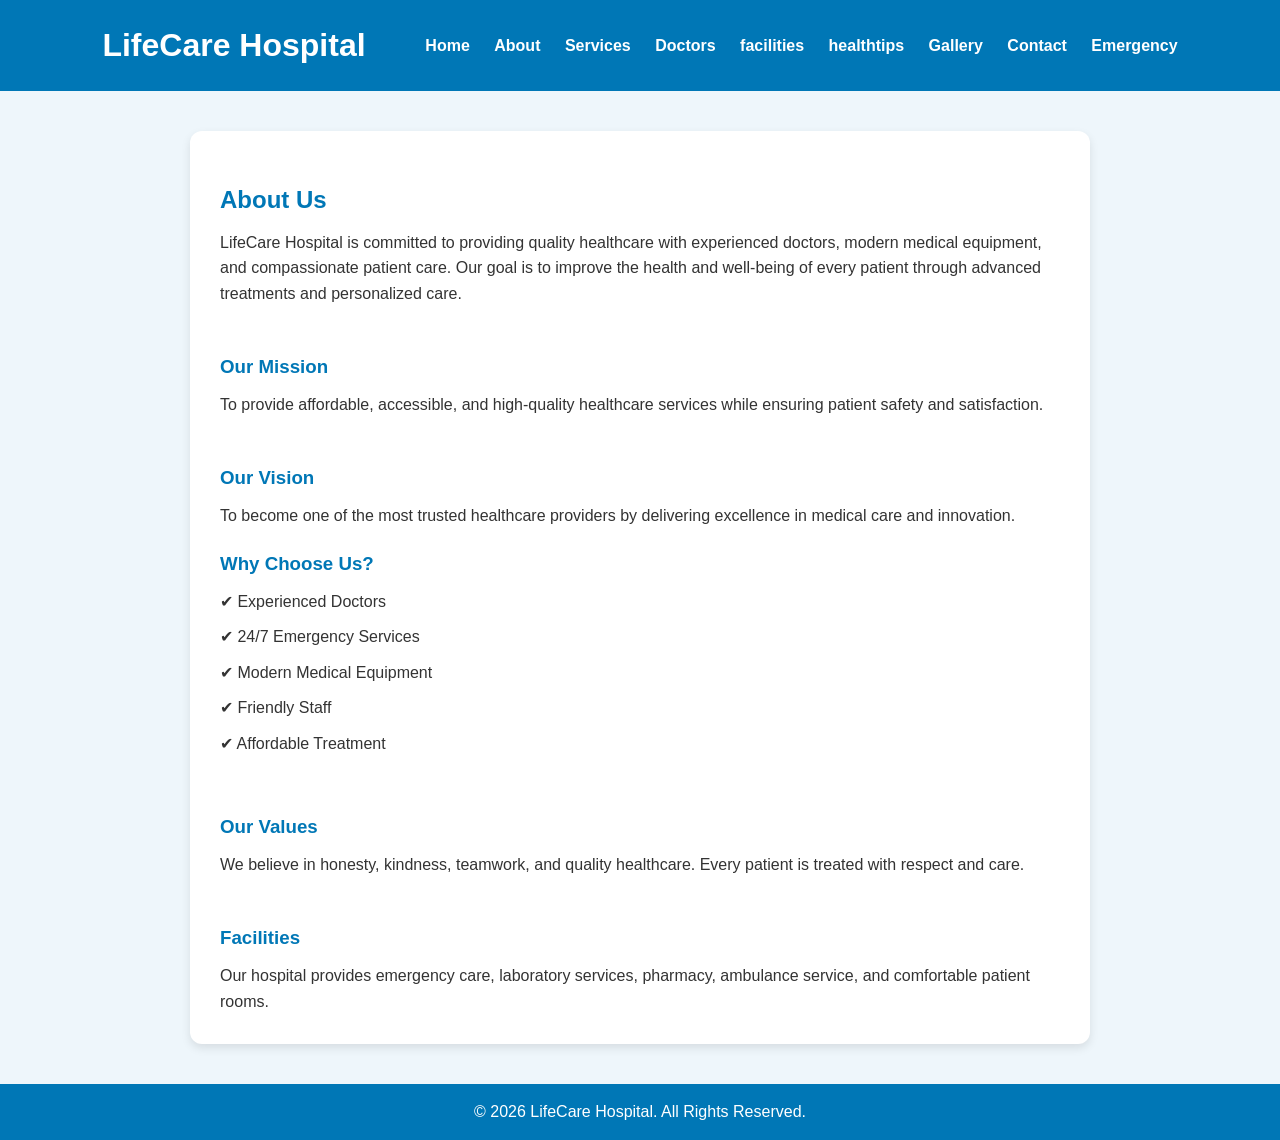
<file: about.html>
<!DOCTYPE html>
<html lang="en">
<head>
    <meta charset="UTF-8">
    <meta name="description" content="About LifeCare Hospital">
    <meta name="viewport" content="width=device-width, initial-scale=1.0">
    <title>About | LifeCare Hospital</title>
    <link rel="stylesheet" href="css/style.css">
</head>
<body>

<header>
    <h1>LifeCare Hospital</h1>

    <nav>
        <a href="index.html">Home</a>
        <a href="about.html">About</a>
        <a href="services.html">Services</a>
        <a href="doctors.html">Doctors</a>
        <a href="facilities.html">facilities</a>
        <a href="healthtips.html">healthtips</a>
        <a href="gallery.html">Gallery</a>
        <a href="contact.html">Contact</a>
        <a href="emergency.html">Emergency</a>
    </nav>
</header>

<section class="welcome">
    <h2>About Us</h2>

    <p>
        LifeCare Hospital is committed to providing quality healthcare with
        experienced doctors, modern medical equipment, and compassionate patient care.
        Our goal is to improve the health and well-being of every patient through
        advanced treatments and personalized care.
    </p>

    <br>

    <h3>Our Mission</h3>
    <p>
        To provide affordable, accessible, and high-quality healthcare services
        while ensuring patient safety and satisfaction.
    </p>

    <br>

    <h3>Our Vision</h3>
    <p>
        To become one of the most trusted healthcare providers by delivering
        excellence in medical care and innovation.
    </p>
    <h3>Why Choose Us?</h3>
<ul>
    <li>✔ Experienced Doctors</li>
    <li>✔ 24/7 Emergency Services</li>
    <li>✔ Modern Medical Equipment</li>
    <li>✔ Friendly Staff</li>
    <li>✔ Affordable Treatment</li>
</ul>

<br>

<h3>Our Values</h3>
<p>
We believe in honesty, kindness, teamwork, and quality healthcare.
Every patient is treated with respect and care.
</p>

<br>

<h3>Facilities</h3>
<p>
Our hospital provides emergency care, laboratory services,
pharmacy, ambulance service, and comfortable patient rooms.
</p>
</section>

<footer>
    <p>© 2026 LifeCare Hospital. All Rights Reserved.</p>
</footer>

</body>
</html>
</file>
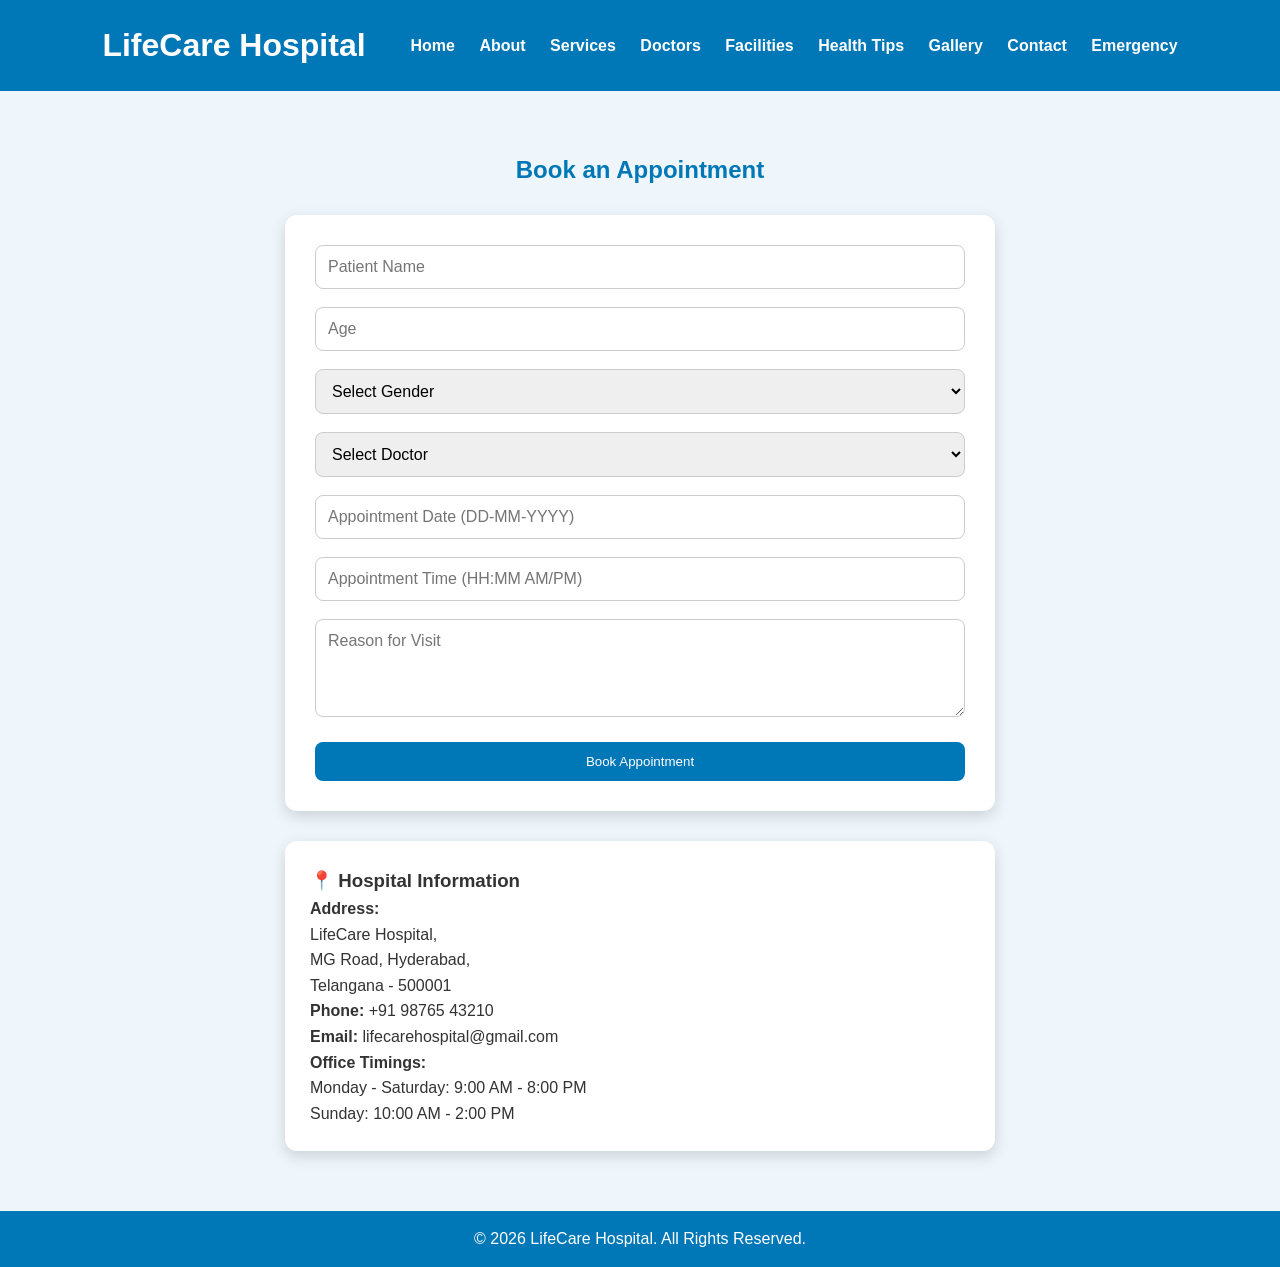
<file: contact.html>
<!DOCTYPE html>
<html lang="en">
<head>
    <meta charset="UTF-8">
    <meta name="viewport" content="width=device-width, initial-scale=1.0">
    <title>Contact | LifeCare Hospital</title>
    <link rel="stylesheet" href="css/style.css">
</head>
<body>

<header>
    <h1>LifeCare Hospital</h1>

    <nav>
        <a href="index.html">Home</a>
        <a href="about.html">About</a>
        <a href="services.html">Services</a>
        <a href="doctors.html">Doctors</a>
        <a href="facilities.html">Facilities</a>
        <a href="healthtips.html">Health Tips</a>
        <a href="gallery.html">Gallery</a>
        <a href="contact.html">Contact</a>
        <a href="emergency.html">Emergency</a>
    </nav>
</header>

<section class="contact-page">

    <h2>Book an Appointment</h2>

    <form class="contact-form">

        <input type="text" placeholder="Patient Name" required>

        <input type="number" placeholder="Age" required>

        <select required>
            <option value="">Select Gender</option>
            <option>Male</option>
            <option>Female</option>
            <option>Other</option>
        </select>

        <select required>
            <option value="">Select Doctor</option>
            <option>Dr. Priya Sharma - General Physician</option>
            <option>Dr. Rahul Verma - Cardiologist</option>
            <option>Dr. Anjali Rao - Laboratory Specialist</option>
        </select>

        <input type="text" placeholder="Appointment Date (DD-MM-YYYY)" required>

<input type="text" placeholder="Appointment Time (HH:MM AM/PM)" required>

        <textarea rows="4" placeholder="Reason for Visit"></textarea>

        <button type="submit">Book Appointment</button>

    </form>

    <div class="contact-info">

        <h3>📍 Hospital Information</h3>

        <p><strong>Address:</strong><br>
        LifeCare Hospital,<br>
        MG Road, Hyderabad,<br>
        Telangana - 500001</p>

        <p><strong>Phone:</strong> +91 98765 43210</p>

        <p><strong>Email:</strong> lifecarehospital@gmail.com</p>

        <p><strong>Office Timings:</strong><br>
        Monday - Saturday: 9:00 AM - 8:00 PM<br>
        Sunday: 10:00 AM - 2:00 PM</p>

    </div>

</section>

<footer>
    <p>&copy; 2026 LifeCare Hospital. All Rights Reserved.</p>
</footer>

</body>
</html>
</file>
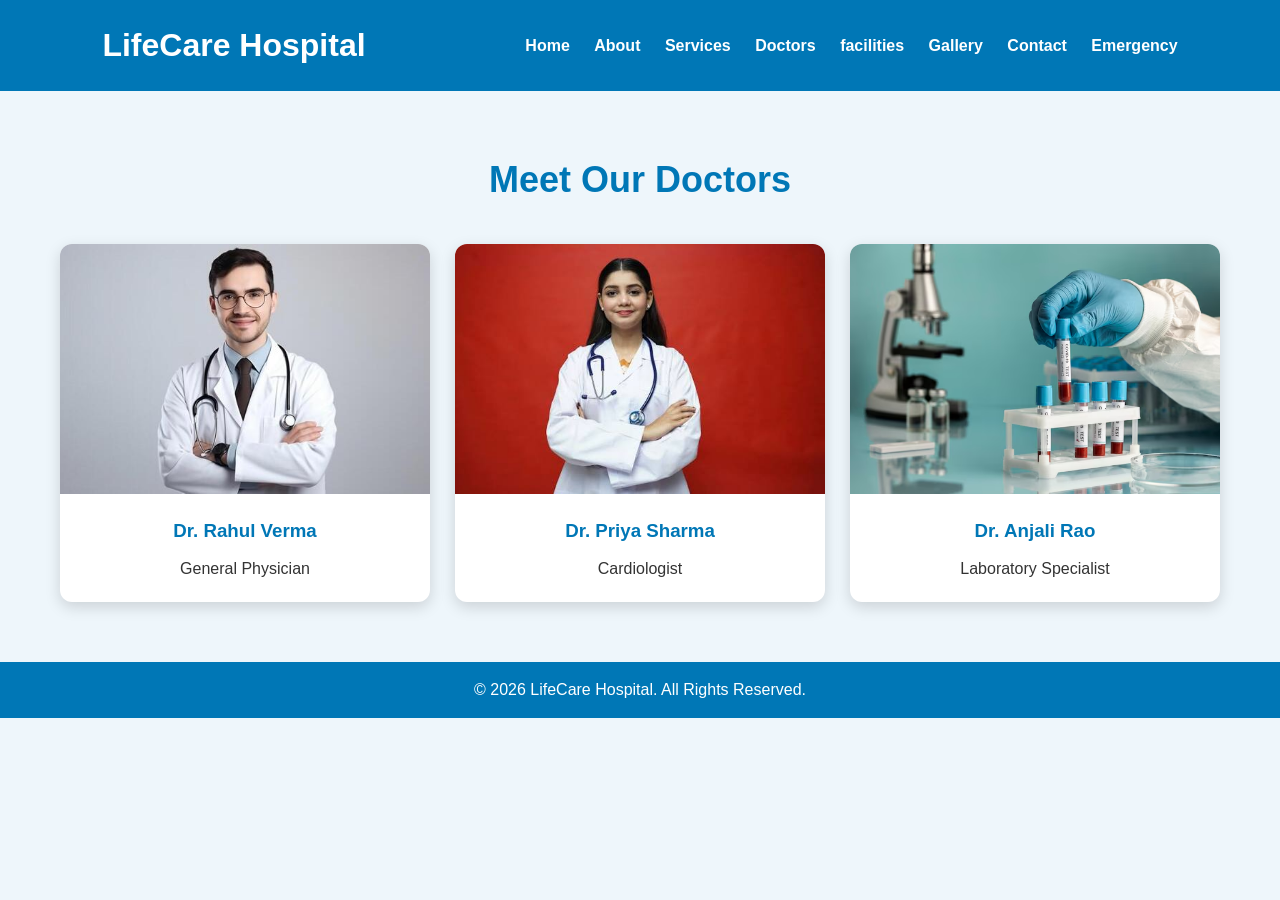
<file: doctors.html>
<!DOCTYPE html>
<html lang="en">
<head>
    <meta charset="UTF-8">
    <meta name="viewport" content="width=device-width, initial-scale=1.0">
    <title>Our Doctors | LifeCare Hospital</title>
    <link rel="stylesheet" href="css/style.css">
</head>
<body>

<header>
    <h1>LifeCare Hospital</h1>

    <nav>
        <a href="index.html">Home</a>
        <a href="about.html">About</a>
        <a href="services.html">Services</a>
        <a href="doctors.html">Doctors</a>
        <a href="facilities.html">facilities</a>
        <a href="gallery.html">Gallery</a>
        <a href="contact.html">Contact</a>
        <a href="emergency.html">Emergency</a>
    </nav>
</header>

<section class="doctors-page">

    <h2>Meet Our Doctors</h2>

    <div class="doctor-container">

        <div class="doctor-card">
            <img src="images/doctor1.jpg" alt="Dr. Priya">
            <h3>Dr. Rahul Verma</h3>
            <p>General Physician</p>
        </div>

        <div class="doctor-card">
            <img src="images/doctor2.jpg" alt="Dr. Rahul">
            <h3>Dr. Priya Sharma</h3>
            <p>Cardiologist</p>
        </div>

        <div class="doctor-card">
            <img src="images/doctor3.jpg" alt="Dr. Anjali">
            <h3>Dr. Anjali Rao</h3>
            <p>Laboratory Specialist</p>
        </div>

    </div>

</section>

<footer>
    <p>© 2026 LifeCare Hospital. All Rights Reserved.</p>
</footer>

</body>
</html>
</file>
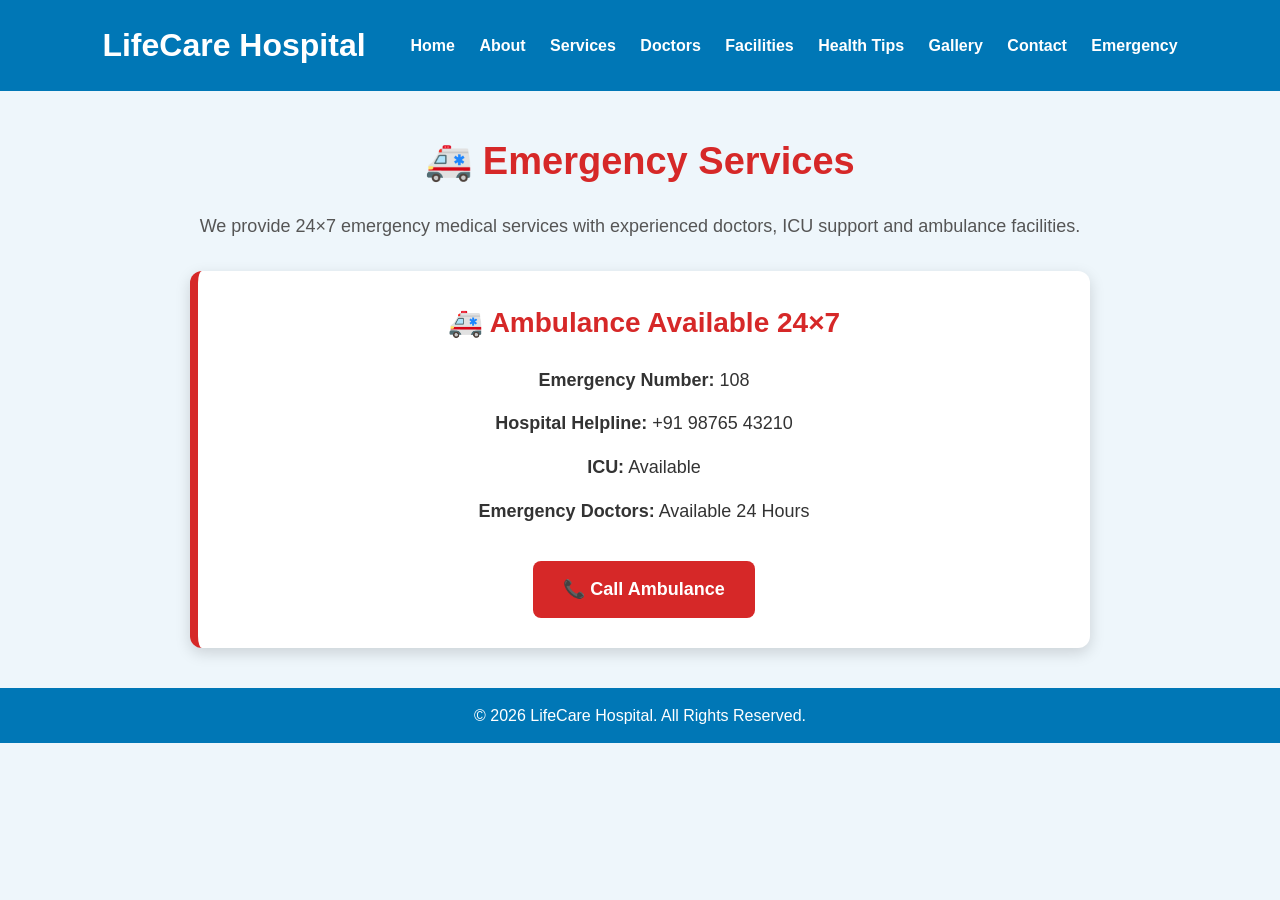
<file: emergency.html>
<!DOCTYPE html>
<html lang="en">
<head>
    <meta charset="UTF-8">
    <meta name="viewport" content="width=device-width, initial-scale=1.0">
    <title>Emergency | LifeCare Hospital</title>
    <link rel="stylesheet" href="css/style.css">
</head>
<body>

<header>
    <h1>LifeCare Hospital</h1>

    <nav>
        <a href="index.html">Home</a>
        <a href="about.html">About</a>
        <a href="services.html">Services</a>
        <a href="doctors.html">Doctors</a>
        <a href="facilities.html">Facilities</a>
        <a href="healthtips.html">Health Tips</a>
        <a href="gallery.html">Gallery</a>
        <a href="contact.html">Contact</a>
        <a href="emergency.html">Emergency</a>
    </nav>
</header>

<section class="emergency-page">

    <h2>🚑 Emergency Services</h2>

    <p class="emergency-text">
        We provide 24×7 emergency medical services with experienced doctors,
        ICU support and ambulance facilities.
    </p>

    <div class="emergency-card">

        <h3>🚑 Ambulance Available 24×7</h3>

        <p><strong>Emergency Number:</strong> 108</p>

        <p><strong>Hospital Helpline:</strong> +91 98765 43210</p>

        <p><strong>ICU:</strong> Available</p>

        <p><strong>Emergency Doctors:</strong> Available 24 Hours</p>

        <a href="tel:108" class="btn">📞 Call Ambulance</a>

    </div>

</section>

<footer>
    <p>&copy; 2026 LifeCare Hospital. All Rights Reserved.</p>
</footer>

</body>
</html>
</file>
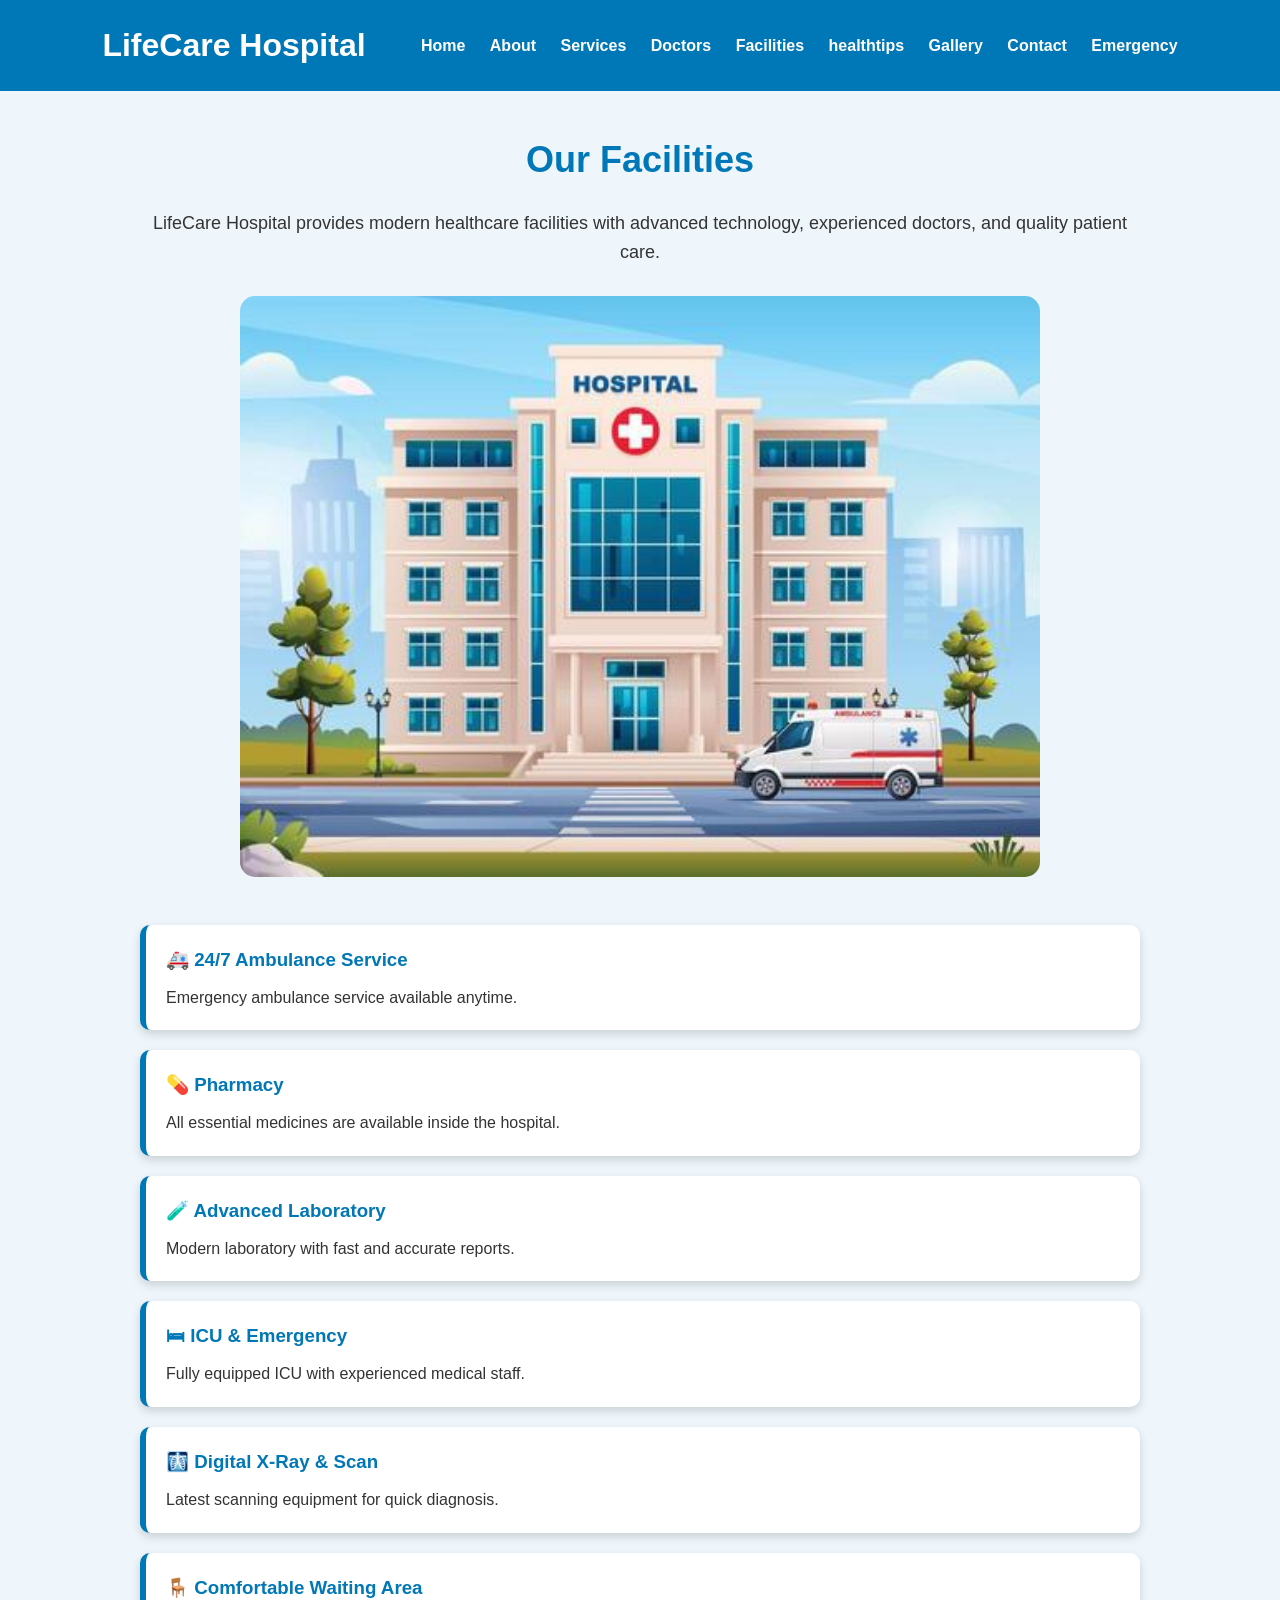
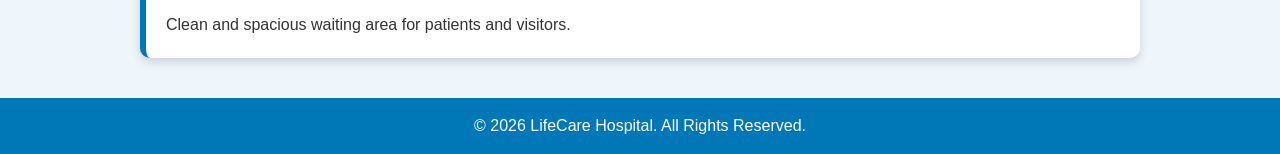
<file: facilities.html>
<!DOCTYPE html>
<html lang="en">
<head>
    <meta charset="UTF-8">
    <meta name="viewport" content="width=device-width, initial-scale=1.0">
    <title>Facilities | LifeCare Hospital</title>
    <link rel="stylesheet" href="css/style.css">
</head>
<body>

<header>
    <h1>LifeCare Hospital</h1>

    <nav>
        <a href="index.html">Home</a>
        <a href="about.html">About</a>
        <a href="services.html">Services</a>
        <a href="doctors.html">Doctors</a>
        <a href="facilities.html">Facilities</a>
        <a href="healthtips.html">healthtips</a>
        <a href="gallery.html">Gallery</a>
        <a href="contact.html">Contact</a>
        <a href="emergency.html">Emergency</a>
    </nav>
</header>

<section class="facility-page">

    <h2>Our Facilities</h2>

    <p class="facility-text">
        LifeCare Hospital provides modern healthcare facilities with advanced
        technology, experienced doctors, and quality patient care.
    </p>

    <img src="images/hospital.jpg" alt="Hospital" class="facility-image">

    <div class="facility-list">

        <div class="facility-item">
            <h3>🚑 24/7 Ambulance Service</h3>
            <p>Emergency ambulance service available anytime.</p>
        </div>

        <div class="facility-item">
            <h3>💊 Pharmacy</h3>
            <p>All essential medicines are available inside the hospital.</p>
        </div>

        <div class="facility-item">
            <h3>🧪 Advanced Laboratory</h3>
            <p>Modern laboratory with fast and accurate reports.</p>
        </div>

        <div class="facility-item">
            <h3>🛏 ICU & Emergency</h3>
            <p>Fully equipped ICU with experienced medical staff.</p>
        </div>

        <div class="facility-item">
            <h3>🩻 Digital X-Ray & Scan</h3>
            <p>Latest scanning equipment for quick diagnosis.</p>
        </div>

        <div class="facility-item">
            <h3>🪑 Comfortable Waiting Area</h3>
            <p>Clean and spacious waiting area for patients and visitors.</p>
        </div>

    </div>

</section>

<footer>
    <p>&copy; 2026 LifeCare Hospital. All Rights Reserved.</p>
</footer>

</body>
</html>
</file>
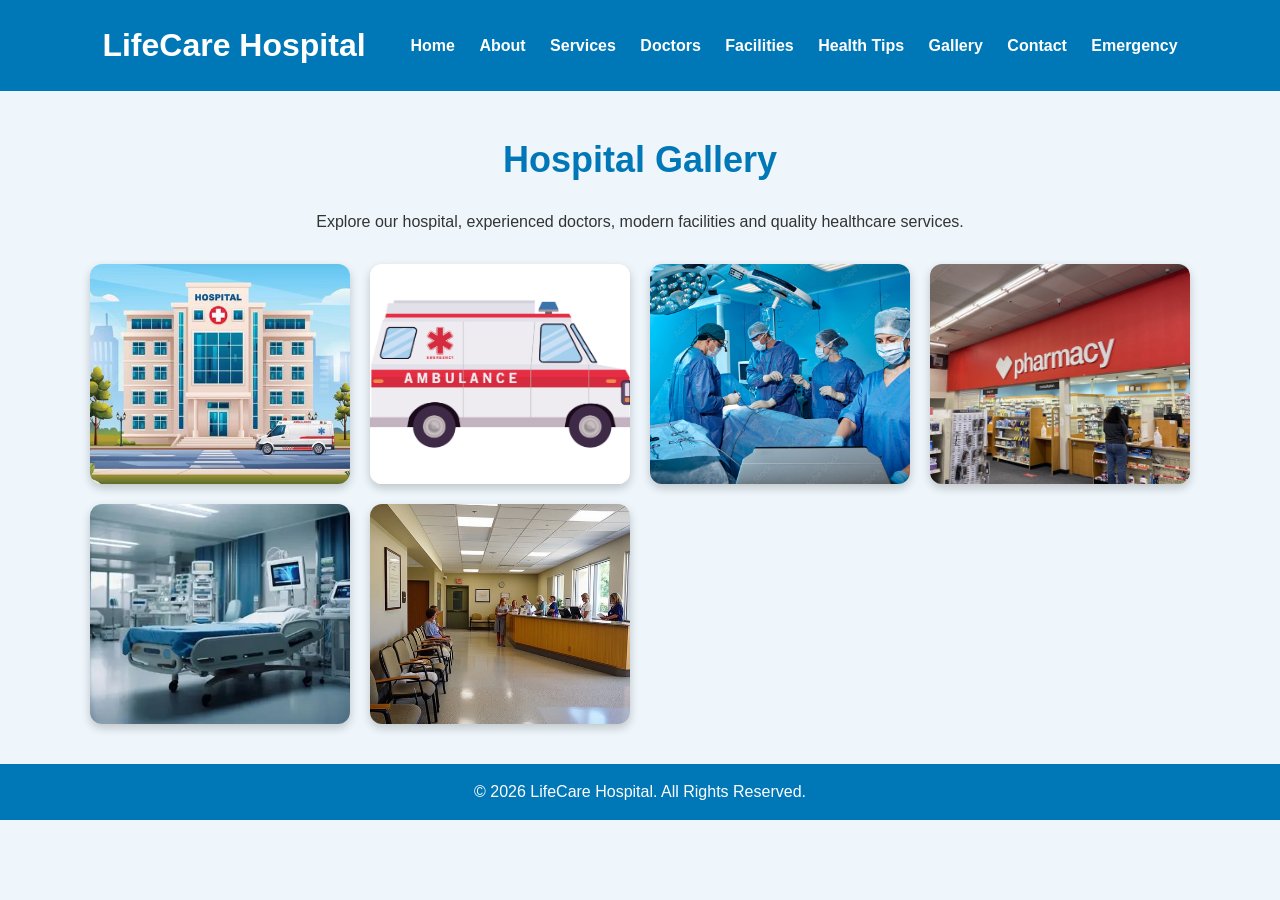
<file: gallery.html>
<!DOCTYPE html>
<html lang="en">
<head>
    <meta charset="UTF-8">
    <meta name="viewport" content="width=device-width, initial-scale=1.0">
    <title>Gallery | LifeCare Hospital</title>
    <link rel="stylesheet" href="css/style.css">
</head>
<body>

<header>
    <h1>LifeCare Hospital</h1>

    <nav>
        <a href="index.html">Home</a>
        <a href="about.html">About</a>
        <a href="services.html">Services</a>
        <a href="doctors.html">Doctors</a>
        <a href="facilities.html">Facilities</a>
        <a href="healthtips.html">Health Tips</a>
        <a href="gallery.html">Gallery</a>
        <a href="contact.html">Contact</a>
        <a href="emergency.html">Emergency</a>
    </nav>
</header>

<section class="gallery-page">

    <h2>Hospital Gallery</h2>

    <p class="gallery-text">
        Explore our hospital, experienced doctors, modern facilities and quality healthcare services.
    </p>

    <div class="gallery-container">

        <img src="images/hospital.jpg" alt="Hospital">

        <img src="images/ambulance.jpg" alt="ambulance">

        <img src="images/operation.jpg" alt="operation">

        <img src="images/pharmacy.jpg" alt="pharmacy">

        <img src="images/icu.jpg" alt="icu">

         <img src="images/reception.jpg" alt="reception">


    </div>

</section>

<footer>
    <p>&copy; 2026 LifeCare Hospital. All Rights Reserved.</p>
</footer>

</body>
</html>
</file>
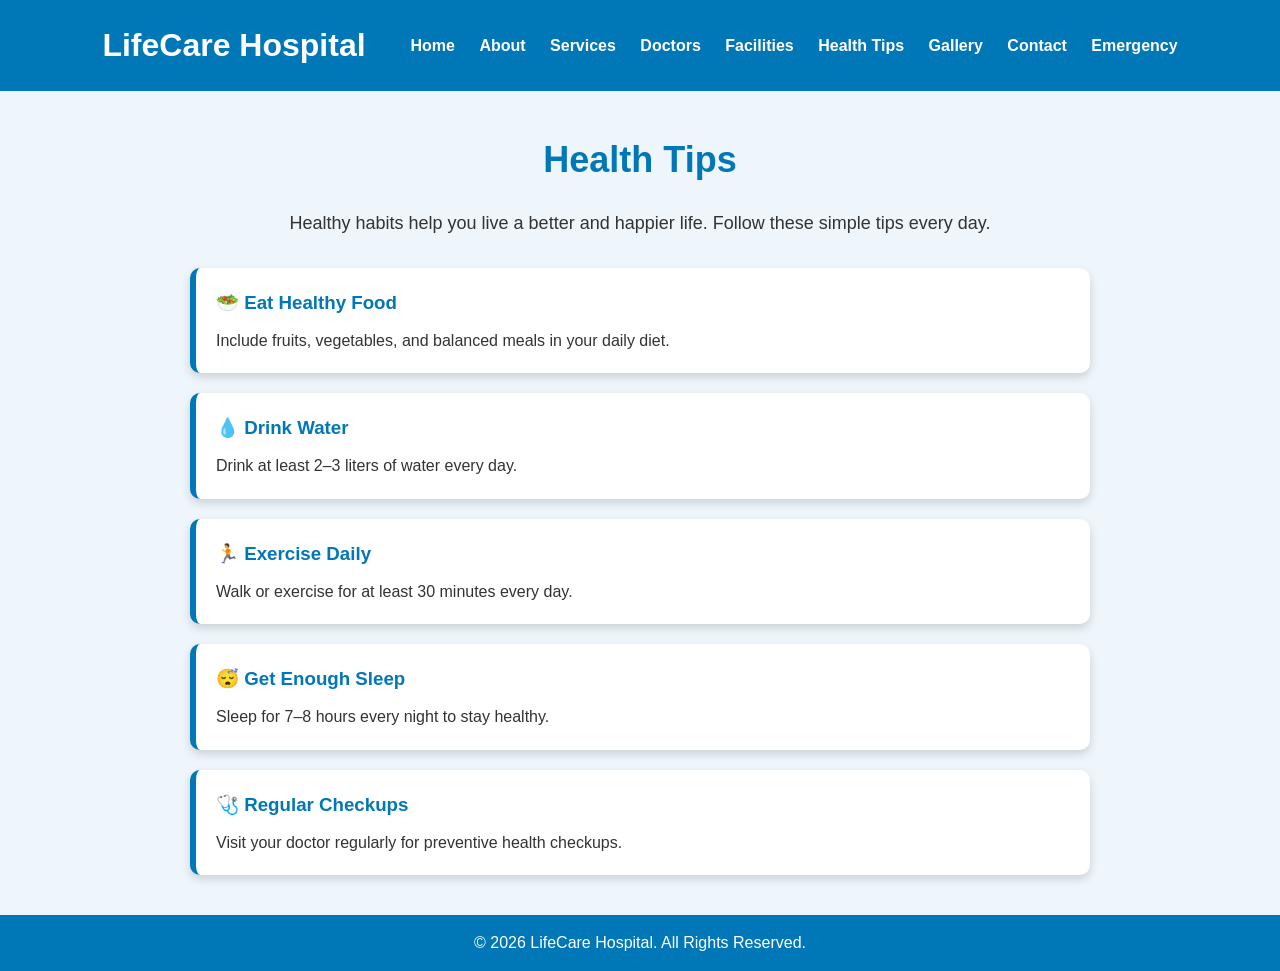
<file: healthtips.html>
<!DOCTYPE html>
<html lang="en">
<head>
    <meta charset="UTF-8">
    <meta name="viewport" content="width=device-width, initial-scale=1.0">
    <title>Health Tips | LifeCare Hospital</title>
    <link rel="stylesheet" href="css/style.css">
</head>
<body>

<header>
    <h1>LifeCare Hospital</h1>

    <nav>
        <a href="index.html">Home</a>
        <a href="about.html">About</a>
        <a href="services.html">Services</a>
        <a href="doctors.html">Doctors</a>
        <a href="facilities.html">Facilities</a>
        <a href="healthtips.html">Health Tips</a>
        <a href="gallery.html">Gallery</a>
        <a href="contact.html">Contact</a>
        <a href="emergency.html">Emergency</a>
    </nav>
</header>

<section class="health-page">

    <h2>Health Tips</h2>

    <p class="health-text">
        Healthy habits help you live a better and happier life. Follow these simple tips every day.
    </p>

    <div class="tip-card">
        <h3>🥗 Eat Healthy Food</h3>
        <p>Include fruits, vegetables, and balanced meals in your daily diet.</p>
    </div>

    <div class="tip-card">
        <h3>💧 Drink Water</h3>
        <p>Drink at least 2–3 liters of water every day.</p>
    </div>

    <div class="tip-card">
        <h3>🏃 Exercise Daily</h3>
        <p>Walk or exercise for at least 30 minutes every day.</p>
    </div>

    <div class="tip-card">
        <h3>😴 Get Enough Sleep</h3>
        <p>Sleep for 7–8 hours every night to stay healthy.</p>
    </div>

    <div class="tip-card">
        <h3>🩺 Regular Checkups</h3>
        <p>Visit your doctor regularly for preventive health checkups.</p>
    </div>

</section>

<footer>
    <p>&copy; 2026 LifeCare Hospital. All Rights Reserved.</p>
</footer>

</body>
</html>
</file>
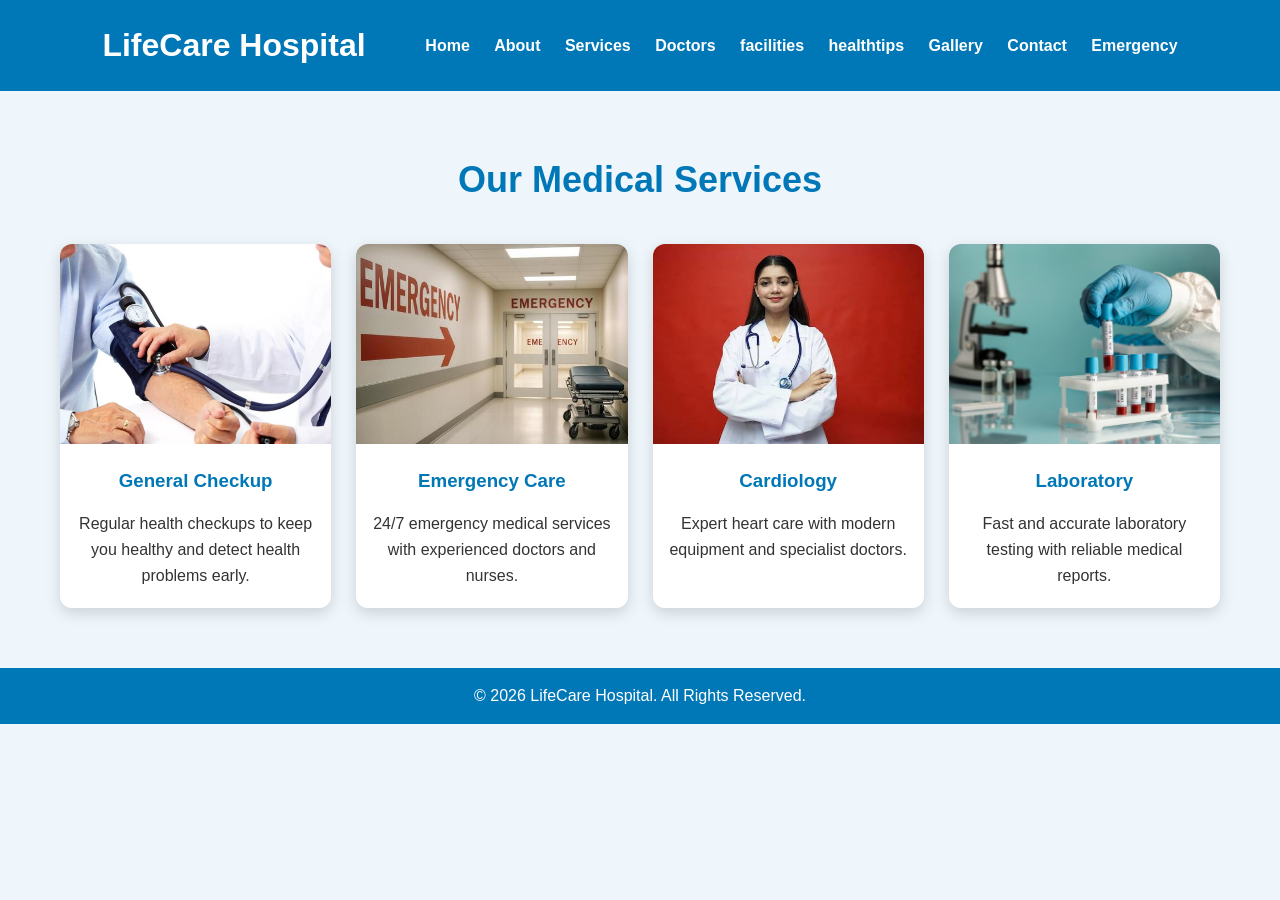
<file: services.html>
<!DOCTYPE html>
<html lang="en">
<head>
    <meta charset="UTF-8">
    <meta name="viewport" content="width=device-width, initial-scale=1.0">
    <title>Our Services | LifeCare Hospital</title>
    <link rel="stylesheet" href="css/style.css">
</head>
<body>

<header>
    <h1>LifeCare Hospital</h1>

    <nav>
        <a href="index.html">Home</a>
        <a href="about.html">About</a>
        <a href="services.html">Services</a>
        <a href="doctors.html">Doctors</a>
        <a href="facilities.html">facilities</a>
        <a href="healthtips.html">healthtips</a>
        <a href="gallery.html">Gallery</a>
        <a href="contact.html">Contact</a>
        <a href="emergency.html">Emergency</a>
    </nav>
</header>

<section class="services-page">

    <h2>Our Medical Services</h2>

    <div class="service-container">

        <div class="service-card">
            <img src="images/service1.jpg" alt="General Checkup">
            <h3>General Checkup</h3>
            <p>Regular health checkups to keep you healthy and detect health problems early.</p>
        </div>

        <div class="service-card">
            <img src="images/service2.jpg" alt="Emergency Care">
            <h3>Emergency Care</h3>
            <p>24/7 emergency medical services with experienced doctors and nurses.</p>
        </div>

        <div class="service-card">
            <img src="images/doctor2.jpg" alt="Cardiology">
            <h3>Cardiology</h3>
            <p>Expert heart care with modern equipment and specialist doctors.</p>
        </div>

        <div class="service-card">
            <img src="images/doctor3.jpg" alt="Laboratory">
            <h3>Laboratory</h3>
            <p>Fast and accurate laboratory testing with reliable medical reports.</p>
        </div>

    </div>

</section>

<footer>
    <p>© 2026 LifeCare Hospital. All Rights Reserved.</p>
</footer>

</body>
</html>
</file>
<file: css/style.css>
*{
    margin:0;
    padding:0;
    box-sizing:border-box;
    font-family:Arial,sans-serif;
}

body{
    background:#eef6fb;
    color:#333;
    line-height:1.6;
}

/* Header */

header{
    background:#0077b6;
    color:white;
    display:flex;
    justify-content:space-between;
    align-items:center;
    padding:20px 8%;
}

header h1{
    font-size:32px;
}

nav a{
    color:white;
    text-decoration:none;
    margin-left:20px;
    font-weight:bold;
    transition:.3s;
}

nav a:hover{
    color:#ffd60a;
}

/* Hero Section */

.hero{
    text-align:center;
    padding:40px 20px;
}

.hero img{
    width:90%;
    max-width:900px;
    border-radius:15px;
}

.hero-text h2{
    color:#0077b6;
    font-size:40px;
    margin:20px 0;
}

.hero-text p{
    font-size:18px;
    margin-bottom:20px;
}

.btn{
    display:inline-block;
    padding:12px 30px;
    background:#0077b6;
    color:white;
    border-radius:8px;
    text-decoration:none;
}

.btn:hover{
    background:#023e8a;
}

/* Welcome */

.welcome{
    max-width:900px;
    margin:40px auto;
    background:white;
    padding:30px;
    border-radius:12px;
    box-shadow:0 4px 10px rgba(0,0,0,.1);
}

.welcome h2,
.welcome h3{
    color:#0077b6;
    margin:20px 0 10px;
}

.welcome ul{
    list-style:none;
}

.welcome li{
    margin-bottom:10px;
}

/* Stats */

.stats{
    display:flex;
    justify-content:center;
    gap:30px;
    margin-top:30px;
    flex-wrap:wrap;
}

.stat-box{
    background:#0077b6;
    color:white;
    width:180px;
    padding:20px;
    border-radius:10px;
    text-align:center;
    box-shadow:0 4px 10px rgba(0,0,0,.2);
}

.stat-box h3{
    color:white;
    font-size:30px;
    margin-bottom:10px;
}

.stat-box p{
    color:white;
    font-size:18px;
}

/* Footer */

footer{
    background:#0077b6;
    color:white;
    text-align:center;
    padding:15px;
    margin-top:40px;
}

/* Services */

.services-page{
    max-width:1200px;
    margin:40px auto;
    padding:20px;
}

.services-page h2{
    text-align:center;
    color:#0077b6;
    font-size:36px;
    margin-bottom:35px;
}

.service-container{
    display:grid;
    grid-template-columns:repeat(auto-fit,minmax(250px,1fr));
    gap:25px;
}

.service-card{
    background:#fff;
    border-radius:12px;
    overflow:hidden;
    box-shadow:0 5px 15px rgba(0,0,0,.15);
    transition:.3s;
}

.service-card:hover{
    transform:translateY(-8px);
}

.service-card img{
    width:100%;
    height:200px;
    object-fit:cover;
}

.service-card h3{
    text-align:center;
    color:#0077b6;
    margin:15px 0;
}

.service-card p{
    text-align:center;
    padding:0 15px 20px;
}
/* ===== DOCTORS PAGE ===== */

.doctors-page{
    max-width:1200px;
    margin:40px auto;
    padding:20px;
}

.doctors-page h2{
    text-align:center;
    color:#0077b6;
    font-size:36px;
    margin-bottom:35px;
}

.doctor-container{
    display:grid;
    grid-template-columns:repeat(auto-fit,minmax(250px,1fr));
    gap:25px;
}

.doctor-card{
    background:#fff;
    border-radius:12px;
    overflow:hidden;
    text-align:center;
    box-shadow:0 5px 15px rgba(0,0,0,.15);
    transition:.3s;
}

.doctor-card:hover{
    transform:translateY(-8px);
}

.doctor-card img{
    width:100%;
    height:250px;
    object-fit:cover;
}

.doctor-card h3{
    color:#0077b6;
    margin:15px 0 10px;
}

.doctor-card p{
    padding:0 15px 20px;
}

/* ===== FACILITIES PAGE ===== */

.facility-page{
    width:90%;
    max-width:1000px;
    margin:40px auto;
    text-align:center;
}

.facility-page h2{
    color:#0077b6;
    font-size:36px;
    margin-bottom:20px;
}

.facility-text{
    font-size:18px;
    margin-bottom:30px;
}

.facility-image{
    width:100%;
    max-width:800px;
    border-radius:15px;
    margin-bottom:40px;
}

.facility-list{
    text-align:left;
}

.facility-item{
    background:#fff;
    padding:20px;
    margin-bottom:20px;
    border-left:6px solid #0077b6;
    border-radius:10px;
    box-shadow:0 4px 10px rgba(0,0,0,.15);
}

.facility-item h3{
    color:#0077b6;
    margin-bottom:10px;
}

/* ===== HEALTH TIPS ===== */

.health-page{
    width:90%;
    max-width:900px;
    margin:40px auto;
    text-align:center;
}

.health-page h2{
    color:#0077b6;
    font-size:36px;
    margin-bottom:20px;
}

.health-text{
    font-size:18px;
    margin-bottom:30px;
}

.tip-card{
    background:#fff;
    padding:20px;
    margin:20px 0;
    border-left:6px solid #0077b6;
    border-radius:10px;
    text-align:left;
    box-shadow:0 4px 10px rgba(0,0,0,.15);
}

.tip-card h3{
    color:#0077b6;
    margin-bottom:10px;
}

/* ===== CONTACT PAGE ===== */

.contact-page{
    max-width:750px;
    margin:40px auto;
    padding:20px;
}

.contact-page h2{
    text-align:center;
    color:#0077b6;
    margin-bottom:25px;
}

.contact-form{
    background:#fff;
    padding:30px;
    border-radius:12px;
    box-shadow:0 5px 15px rgba(0,0,0,.15);
}

.contact-form input,
.contact-form select,
.contact-form textarea{
    width:100%;
    padding:12px;
    margin-bottom:18px;
    border:1px solid #ccc;
    border-radius:8px;
    font-size:16px;
}

.contact-form button{
    width:100%;
    padding:12px;
    background:#0077b6;
    color:#fff;
    border:none;
    border-radius:8px;
    cursor:pointer;
}

.contact-form button:hover{
    background:#023e8a;
}

.contact-info{
    margin-top:30px;
    background:#fff;
    padding:25px;
    border-radius:12px;
    box-shadow:0 5px 15px rgba(0,0,0,.15);
}

/* ===== GALLERY PAGE ===== */

.gallery-page{
    width:90%;
    max-width:1100px;
    margin:40px auto;
    text-align:center;
}

.gallery-page h2{
    color:#0077b6;
    font-size:36px;
    margin-bottom:20px;
}

.gallery-text{
    margin-bottom:30px;
}

.gallery-container{
    display:grid;
    grid-template-columns:repeat(auto-fit,minmax(250px,1fr));
    gap:20px;
}

.gallery-container img{
    width:100%;
    height:220px;
    object-fit:cover;
    border-radius:12px;
    box-shadow:0 4px 10px rgba(0,0,0,.2);
    transition:.3s;
}

.gallery-container img:hover{
    transform:scale(1.05);
}

/* ===== RESPONSIVE ===== */

@media(max-width:768px){

header{
    flex-direction:column;
}

nav{
    margin-top:15px;
}

nav a{
    display:block;
    margin:10px 0;
}

.hero-text h2{
    font-size:28px;
}

.service-container,
.doctor-container,
.gallery-container{
    grid-template-columns:1fr;
}
}
/* ===== EMERGENCY PAGE ===== */

.emergency-page{
    width:90%;
    max-width:900px;
    margin:40px auto;
    text-align:center;
}

.emergency-page h2{
    color:#d62828;
    font-size:38px;
    margin-bottom:20px;
}

.emergency-text{
    font-size:18px;
    color:#555;
    margin-bottom:30px;
}

.emergency-card{
    background:#fff;
    padding:30px;
    border-radius:12px;
    box-shadow:0 5px 15px rgba(0,0,0,0.15);
    border-left:8px solid #d62828;
}

.emergency-card h3{
    color:#d62828;
    margin-bottom:20px;
    font-size:28px;
}

.emergency-card p{
    font-size:18px;
    margin:15px 0;
}

.emergency-card .btn{
    display:inline-block;
    margin-top:20px;
    padding:14px 30px;
    background:#d62828;
    color:#fff;
    text-decoration:none;
    border-radius:8px;
    font-size:18px;
    font-weight:bold;
}

.emergency-card .btn:hover{
    background:#a4161a;
}
</file>
